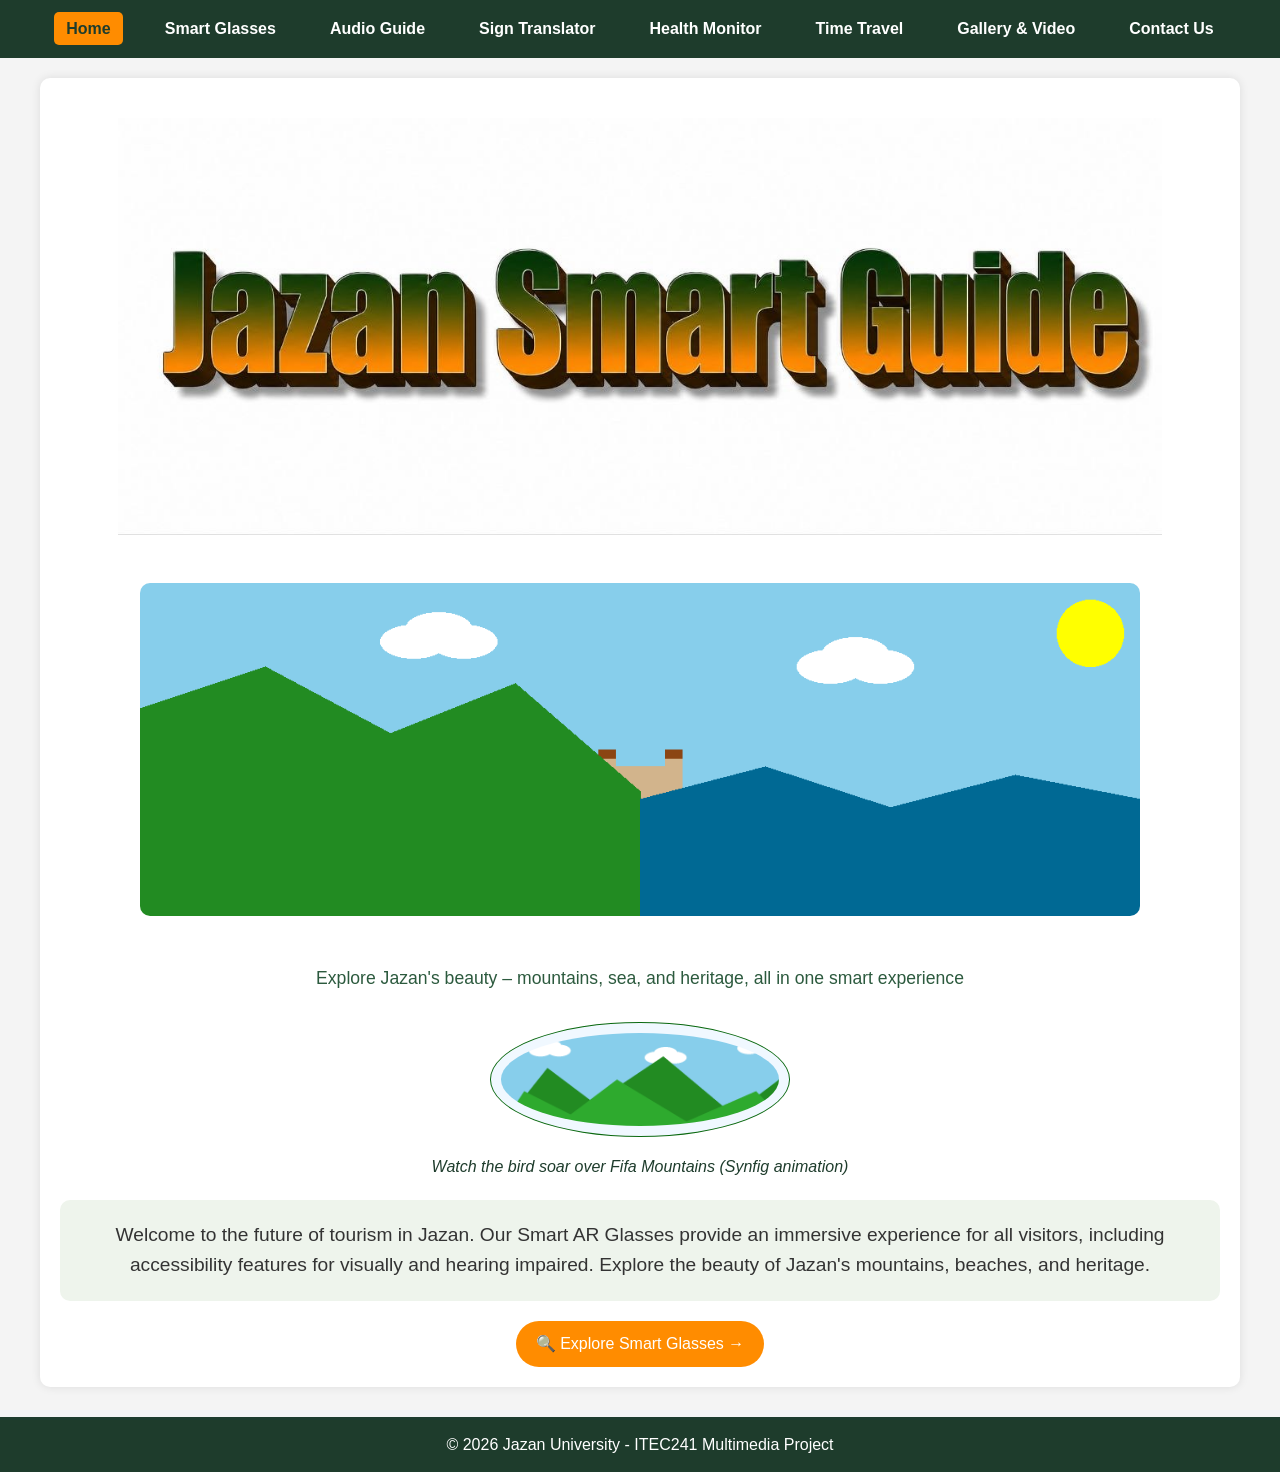
<file: index.html>
<!DOCTYPE html>
<html lang="en">
<head>
    <meta charset="UTF-8">
    <meta name="viewport" content="width=device-width, initial-scale=1.0">
    <title>Jazan Smart Guide - Home</title>
    <link rel="stylesheet" href="css/style.css">
</head>
<body>
    <header>
        <nav>
            <ul>
                <li><a href="index.html" class="active">Home</a></li>
                <li><a href="smart-vision.html">Smart Glasses</a></li>
                <li><a href="audio-guide.html">Audio Guide</a></li>
                <li><a href="visual-signer.html">Sign Translator</a></li>
                <li><a href="health-monitor.html">Health Monitor</a></li>
                <li><a href="morphing.html">Time Travel</a></li>
                <li><a href="gallery.html">Gallery & Video</a></li>
                <li><a href="contact.html">Contact Us</a></li>
            </ul>
        </nav>
    </header>
    <div class="container">
        <div style="text-align: center; margin: 20px 0; background: transparent; border: none;">
            <img src="images/3d-text-logo.png" alt="Jazan Smart Guide 3D Text" style="max-width: 90%; height: auto; display: inline-block; border: none; box-shadow: none; background: transparent;">
        </div>
        
        <div style="text-align: center; margin: 20px 0;">
            <img src="images/banner-animated.gif" alt="Jazan Animated Banner" class="banner" style="width: 100%; max-width: 1000px; border-radius: 10px;">
        </div>
        
        <p style="text-align: center; font-size: 1.1rem; color: #2c5a3e; margin-top: 5px; margin-bottom: 30px;">
             Explore Jazan's beauty – mountains, sea, and heritage, all in one smart experience 
        </p>
        
        <div style="text-align: center; margin: 20px auto;">
            <img src="images/flying-bird.gif" alt="Flying Bird Animation" style="width: 300px; height: auto; display: inline-block; border: 1px solid #0b6910; border-radius: 50%; background: #f0f8ff; padding: 10px;">
            <p style="margin-top: 10px; font-style: italic; color: #1e3c2c;"> Watch the bird soar over Fifa Mountains (Synfig animation)</p>
        </div>
        
        <p style="text-align: center; font-size: 1.2rem; background: #eef4ec; padding: 20px; border-radius: 10px;">
            Welcome to the future of tourism in Jazan. Our Smart AR Glasses provide an immersive experience for all visitors, including accessibility features for visually and hearing impaired. Explore the beauty of Jazan's mountains, beaches, and heritage.
        </p>
        
        <div style="text-align: center; margin-top: 20px;">
            <a href="smart-vision.html" style="background: #ff8c00; color: white; padding: 10px 20px; border-radius: 30px; text-decoration: none; display: inline-block;">🔍 Explore Smart Glasses →</a>
        </div>
    </div>
    <footer>
        <p>&copy; 2026 Jazan University - ITEC241 Multimedia Project</p>
    </footer>
    <script src="js/script.js"></script>
</body>
</html>
</file>
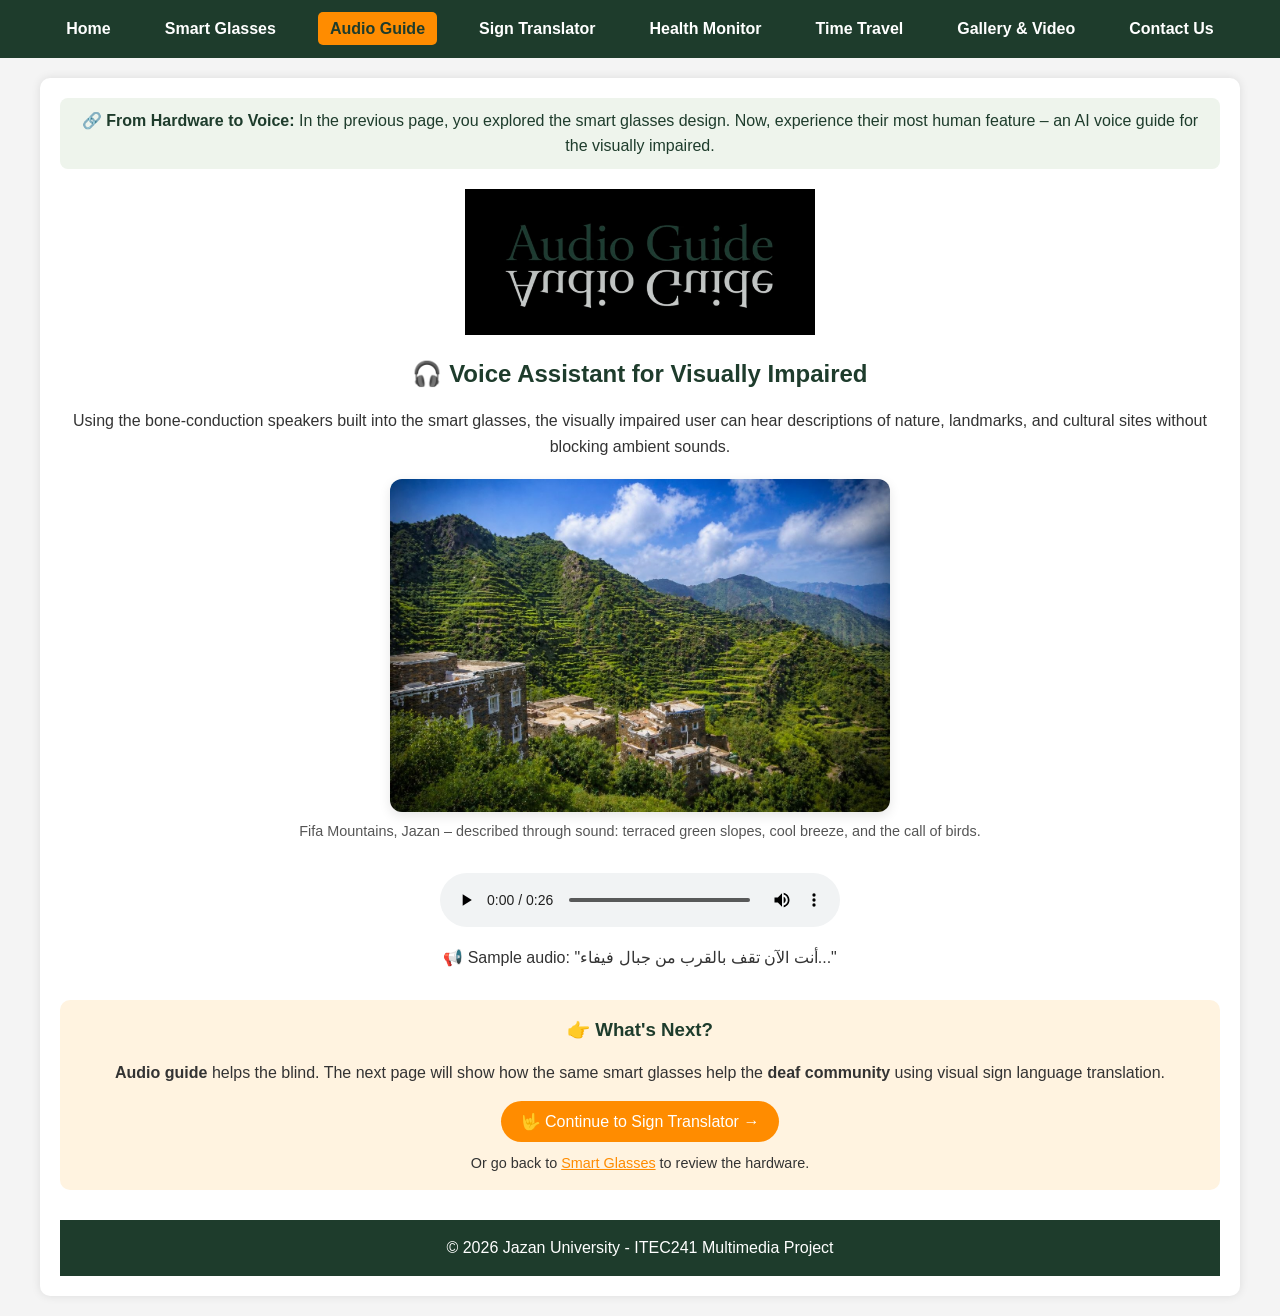
<file: audio-guide.html>
<!DOCTYPE html>
<html lang="en">
<head>
    <meta charset="UTF-8">
    <meta name="viewport" content="width=device-width, initial-scale=1.0">
    <title>Audio Guide - Jazan Smart Guide</title>
    <link rel="stylesheet" href="css/style.css">
</head>
<body>
    <header>
        <nav>
            <ul>
                <li><a href="index.html">Home</a></li>
                <li><a href="smart-vision.html">Smart Glasses</a></li>
                <li><a href="audio-guide.html" class="active">Audio Guide</a></li>
                <li><a href="visual-signer.html">Sign Translator</a></li>
                <li><a href="health-monitor.html">Health Monitor</a></li>
                <li><a href="morphing.html">Time Travel</a></li>
                <li><a href="gallery.html">Gallery & Video</a></li>
                <li><a href="contact.html">Contact Us</a></li>
            </ul>
        </nav>
    </header>
    <div class="container">
        <div style="background: #eef4ec; padding: 10px 15px; border-radius: 8px; margin-bottom: 20px; text-align: center;">
            <p style="color: #1e3c2c;">🔗 <strong>From Hardware to Voice:</strong> In the previous page, you explored the smart glasses design. Now, experience their most human feature – an AI voice guide for the visually impaired.</p>
        </div>

        <div style="text-align: center; margin-bottom: 20px;">
           <img src="images/reflection-text.png" alt="Audio Guide Reflection Text" style="max-width: 350px; width: 90%; height: auto; display: block; margin: 20px auto; border: none; outline: none; background: transparent; box-shadow: none;">

        <h2>🎧 Voice Assistant for Visually Impaired</h2>
        <p style="text-align: center;">Using the bone-conduction speakers built into the smart glasses, the visually impaired user can hear descriptions of nature, landmarks, and cultural sites without blocking ambient sounds.</p>

        <div style="text-align: center; margin: 20px 0;">
            <img src="images/fifa-mountains.jpg" alt="Fifa Mountains in Jazan" style="width: 100%; max-width: 500px; border-radius: 12px; box-shadow: 0 4px 12px rgba(0,0,0,0.1);">
            <p style="font-size: 0.9rem; color: #555;">Fifa Mountains, Jazan – described through sound: terraced green slopes, cool breeze, and the call of birds.</p>
        </div>

        <div style="text-align: center; margin: 30px 0;">
            <audio controls style="width: 100%; max-width: 400px;">
                <source src="audio/jazan-description.mp3" type="audio/mpeg">
                Your browser does not support the audio element.
            </audio>
            <p style="margin-top: 10px;">📢 Sample audio: "أنت الآن تقف بالقرب من جبال فيفاء..."</p>
        </div>

        <div style="background: #fff3e0; padding: 15px; border-radius: 10px; margin-top: 30px; text-align: center;">
            <h3 style="color: #1e3c2c;">👉 What's Next?</h3>
            <p><strong>Audio guide</strong> helps the blind. The next page will show how the same smart glasses help the <strong>deaf community</strong> using visual sign language translation.</p>
            <div style="margin-top: 15px;">
                <a href="visual-signer.html" style="background: #ff8c00; color: white; padding: 8px 20px; border-radius: 30px; text-decoration: none; display: inline-block;">🤟 Continue to Sign Translator →</a>
            </div>
            <p style="margin-top: 10px; font-size: 0.9rem;">Or go back to <a href="smart-vision.html" style="color: #ff8c00;">Smart Glasses</a> to review the hardware.</p>
        </div>
    </div>
    <footer>
        <p>&copy; 2026 Jazan University - ITEC241 Multimedia Project</p>
    </footer>
    <script src="js/script.js"></script>
</body>
</html>
</file>
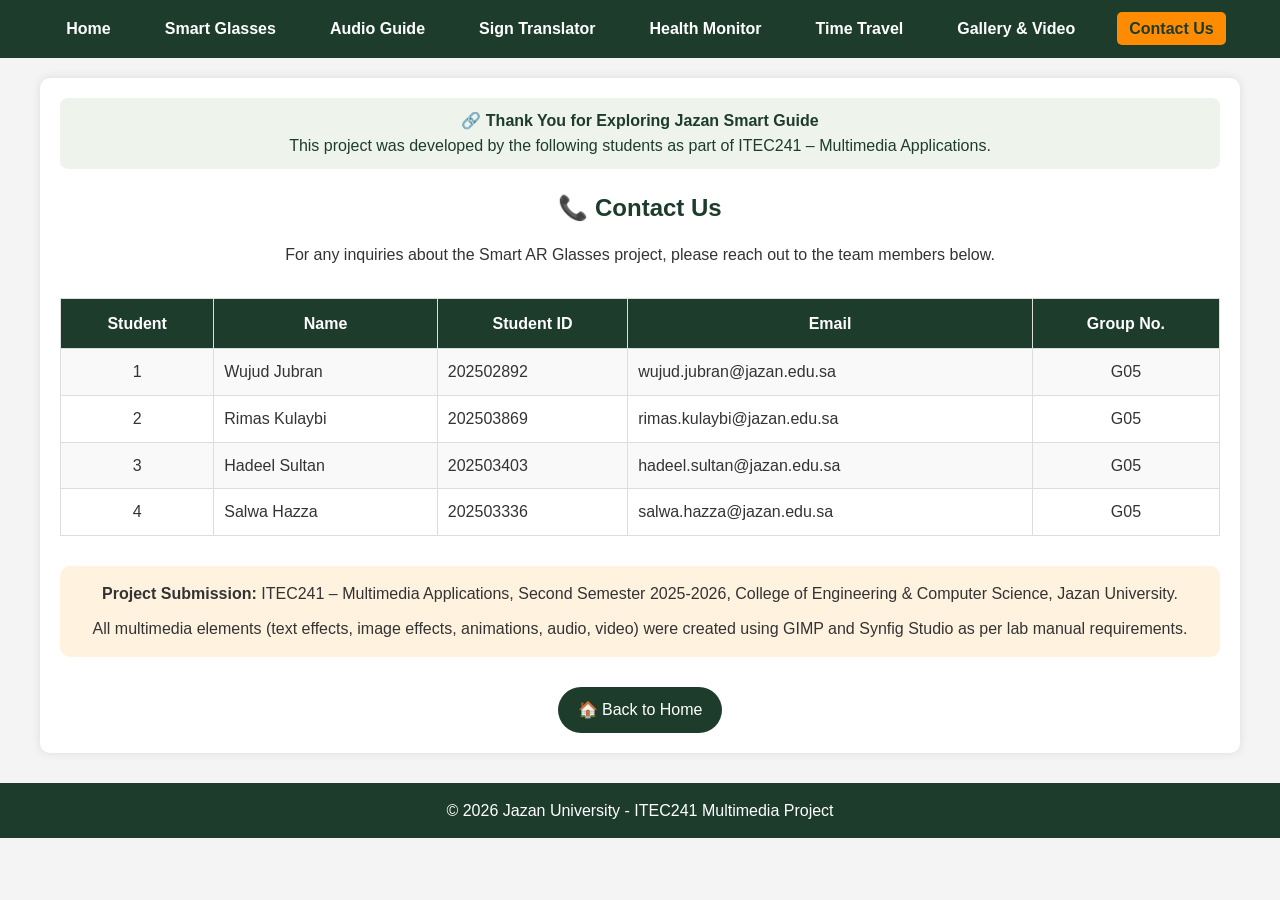
<file: contact.html>
<!DOCTYPE html>
<html lang="en">
<head>
    <meta charset="UTF-8">
    <meta name="viewport" content="width=device-width, initial-scale=1.0">
    <title>Contact Us - Jazan Smart Guide</title>
    <link rel="stylesheet" href="css/style.css">
</head>
<body>
    <header>
        <nav>
            <ul>
                <li><a href="index.html">Home</a></li>
                <li><a href="smart-vision.html">Smart Glasses</a></li>
                <li><a href="audio-guide.html">Audio Guide</a></li>
                <li><a href="visual-signer.html">Sign Translator</a></li>
                <li><a href="health-monitor.html">Health Monitor</a></li>
                <li><a href="morphing.html">Time Travel</a></li>
                <li><a href="gallery.html">Gallery & Video</a></li>
                <li><a href="contact.html" class="active">Contact Us</a></li>
            </ul>
        </nav>
    </header>
    <div class="container">
        <div style="background: #eef4ec; padding: 10px 15px; border-radius: 8px; margin-bottom: 20px; text-align: center;">
            <p style="color: #1e3c2c;">🔗 <strong>Thank You for Exploring Jazan Smart Guide</strong><br>This project was developed by the following students as part of ITEC241 – Multimedia Applications.</p>
        </div>

        <h2>📞 Contact Us</h2>
        <p style="text-align: center;">For any inquiries about the Smart AR Glasses project, please reach out to the team members below.</p>

        <div style="overflow-x: auto; margin: 30px 0;">
            <table style="width: 100%; border-collapse: collapse; background: white; box-shadow: 0 2px 10px rgba(0,0,0,0.1);">
                <thead>
                    <tr style="background-color: #1e3c2c; color: white;">
                        <th style="padding: 12px; border: 1px solid #ddd;">Student</th>
                        <th style="padding: 12px; border: 1px solid #ddd;">Name</th>
                        <th style="padding: 12px; border: 1px solid #ddd;">Student ID</th>
                        <th style="padding: 12px; border: 1px solid #ddd;">Email</th>
                        <th style="padding: 12px; border: 1px solid #ddd;">Group No.</th>
                    </tr>
                </thead>
                <tbody>
                    <tr style="background-color: #f9f9f9;">
                        <td style="padding: 10px; border: 1px solid #ddd; text-align: center;">1</td>
                        <td style="padding: 10px; border: 1px solid #ddd;">Wujud Jubran</td>
                        <td style="padding: 10px; border: 1px solid #ddd;">202502892</td>
                        <td style="padding: 10px; border: 1px solid #ddd;">wujud.jubran@jazan.edu.sa</td>
                        <td style="padding: 10px; border: 1px solid #ddd; text-align: center;">G05</td>
                    </tr>
                    <tr>
                        <td style="padding: 10px; border: 1px solid #ddd; text-align: center;">2</td>
                        <td style="padding: 10px; border: 1px solid #ddd;">Rimas Kulaybi</td>
                        <td style="padding: 10px; border: 1px solid #ddd;">202503869</td>
                        <td style="padding: 10px; border: 1px solid #ddd;">rimas.kulaybi@jazan.edu.sa</td>
                        <td style="padding: 10px; border: 1px solid #ddd; text-align: center;">G05</td>
                    </tr>
                    <tr style="background-color: #f9f9f9;">
                        <td style="padding: 10px; border: 1px solid #ddd; text-align: center;">3</td>
                        <td style="padding: 10px; border: 1px solid #ddd;">Hadeel Sultan</td>
                        <td style="padding: 10px; border: 1px solid #ddd;">202503403</td>
                        <td style="padding: 10px; border: 1px solid #ddd;">hadeel.sultan@jazan.edu.sa</td>
                        <td style="padding: 10px; border: 1px solid #ddd; text-align: center;">G05</td>
                    </tr>
                    <tr>
                        <td style="padding: 10px; border: 1px solid #ddd; text-align: center;">4</td>
                        <td style="padding: 10px; border: 1px solid #ddd;">Salwa Hazza</td>
                        <td style="padding: 10px; border: 1px solid #ddd;">202503336</td>
                        <td style="padding: 10px; border: 1px solid #ddd;">salwa.hazza@jazan.edu.sa</td>
                        <td style="padding: 10px; border: 1px solid #ddd; text-align: center;">G05</td>
                    </tr>
                </tbody>
            </table>
        </div>

        <div style="background: #fff3e0; padding: 15px; border-radius: 10px; margin-top: 20px; text-align: center;">
            <p><strong>Project Submission:</strong> ITEC241 – Multimedia Applications, Second Semester 2025-2026, College of Engineering & Computer Science, Jazan University.</p>
            <p style="margin-top: 10px;">All multimedia elements (text effects, image effects, animations, audio, video) were created using GIMP and Synfig Studio as per lab manual requirements.</p>
        </div>

        <div style="text-align: center; margin-top: 30px;">
            <a href="index.html" style="background: #1e3c2c; color: white; padding: 10px 20px; border-radius: 30px; text-decoration: none; display: inline-block;">🏠 Back to Home</a>
        </div>
    </div>
    <footer>
        <p>&copy; 2026 Jazan University - ITEC241 Multimedia Project</p>
    </footer>
    <script src="js/script.js"></script>
</body>
</html>
</file>
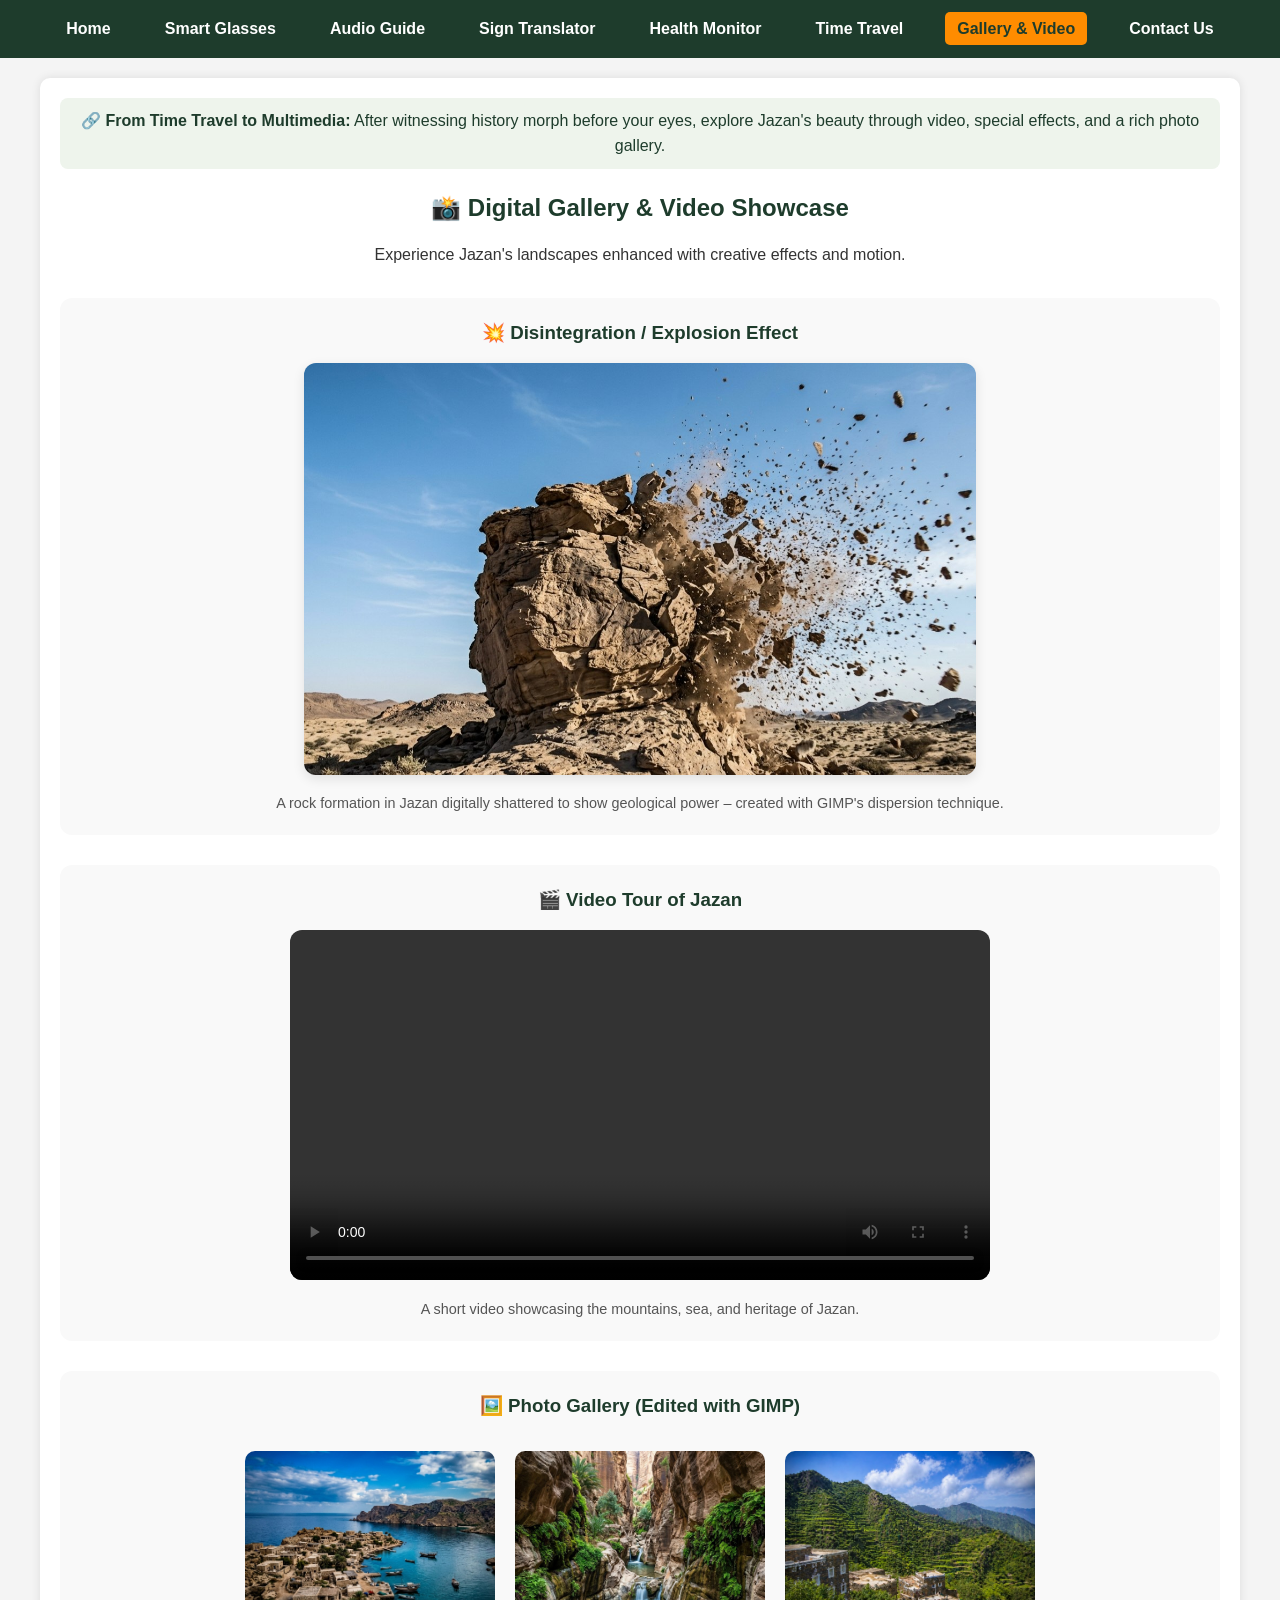
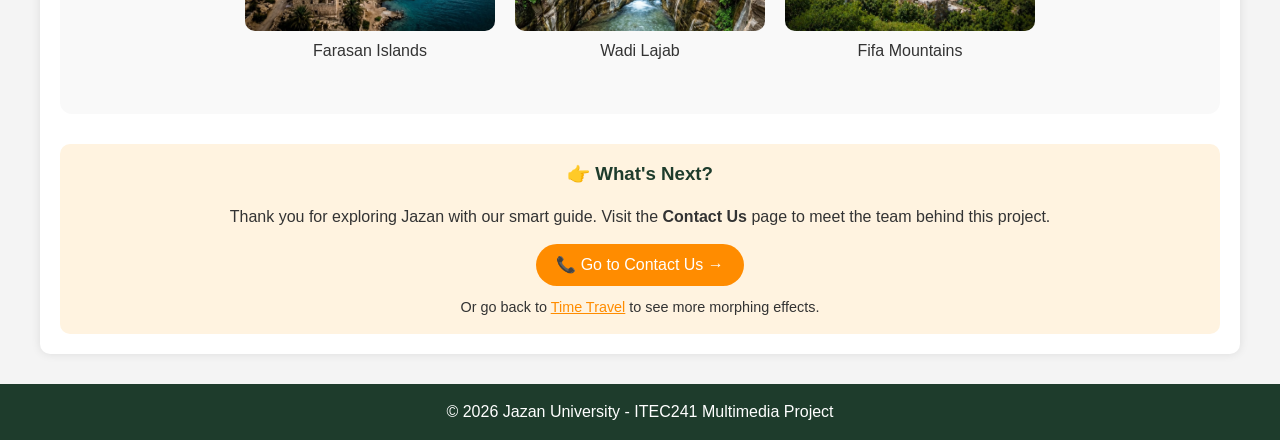
<file: gallery.html>
<!DOCTYPE html>
<html lang="en">
<head>
    <meta charset="UTF-8">
    <meta name="viewport" content="width=device-width, initial-scale=1.0">
    <title>Gallery & Video - Jazan Smart Guide</title>
    <link rel="stylesheet" href="css/style.css">
</head>
<body>
    <header>
        <nav>
            <ul>
                <li><a href="index.html">Home</a></li>
                <li><a href="smart-vision.html">Smart Glasses</a></li>
                <li><a href="audio-guide.html">Audio Guide</a></li>
                <li><a href="visual-signer.html">Sign Translator</a></li>
                <li><a href="health-monitor.html">Health Monitor</a></li>
                <li><a href="morphing.html">Time Travel</a></li>
                <li><a href="gallery.html" class="active">Gallery & Video</a></li>
                <li><a href="contact.html">Contact Us</a></li>
            </ul>
        </nav>
    </header>
    <div class="container">
        <!-- Logical connection from previous page (Morphing) -->
        <div style="background: #eef4ec; padding: 10px 15px; border-radius: 8px; margin-bottom: 20px; text-align: center;">
            <p style="color: #1e3c2c;">🔗 <strong>From Time Travel to Multimedia:</strong> After witnessing history morph before your eyes, explore Jazan's beauty through video, special effects, and a rich photo gallery.</p>
        </div>

        <h2>📸 Digital Gallery & Video Showcase</h2>
        <p style="text-align: center;">Experience Jazan's landscapes enhanced with creative effects and motion.</p>

        <!-- Disintegration / Explosion Effect (GIMP) -->
        <div style="background: #f9f9f9; border-radius: 12px; padding: 20px; margin: 30px 0;">
            <h3 style="text-align: center; color: #1e3c2c;">💥 Disintegration / Explosion Effect</h3>
            <div style="text-align: center;">
                <img src="images/disintegration.jpg" alt="Explosion disintegration effect" style="max-width:60%; border-radius: 12px; box-shadow: 0 4px 12px rgba(0,0,0,0.1);">
                <p style="font-size: 0.9rem; color: #555; margin-top: 10px;">A rock formation in Jazan digitally shattered to show geological power – created with GIMP's dispersion technique.</p>
            </div>
        </div>

        <!-- Video Tour -->
        <div style="background: #f9f9f9; border-radius: 12px; padding: 20px; margin: 30px 0;">
            <h3 style="text-align: center; color: #1e3c2c;">🎬 Video Tour of Jazan</h3>
            <div style="text-align: center;">
                <video controls style="width: 100%; max-width: 700px; border-radius: 12px;">
                    <source src="video/jazan-tour.mp4" type="video/mp4">
                    Your browser does not support the video tag.
                </video>
                <p style="font-size: 0.9rem; color: #555; margin-top: 10px;">A short video showcasing the mountains, sea, and heritage of Jazan.</p>
            </div>
        </div>

        <!-- Photo Gallery (additional images) -->
        <div style="background: #f9f9f9; border-radius: 12px; padding: 20px; margin: 30px 0;">
            <h3 style="text-align: center; color: #1e3c2c;">🖼️ Photo Gallery (Edited with GIMP)</h3>
            <div class="gallery" style="display: flex; justify-content: center; gap: 20px; flex-wrap: wrap;">
                <div style="text-align: center;">
                    <img src="images/farasan.jpg" alt="Farasan Island" style="width: 250px; height: 180px; object-fit: cover; border-radius: 10px;">
                    <p>Farasan Islands</p>
                </div>
                <div style="text-align: center;">
                    <img src="images/wadi-lajab.jpg" alt="Wadi Lajab" style="width: 250px; height: 180px; object-fit: cover; border-radius: 10px;">
                    <p>Wadi Lajab</p>
                    </div>
                <div style="text-align: center;">
                    <img src="images/fifa-mountains.jpg" alt="Fifa Mountains" style="width: 250px; height: 180px; object-fit: cover; border-radius: 10px;">
                    <p>Fifa Mountains</p>
                </div>
            </div>
        </div>

        <!-- Logical connection to next page (Contact Us) -->
        <div style="background: #fff3e0; padding: 15px; border-radius: 10px; margin-top: 30px; text-align: center;">
            <h3 style="color: #1e3c2c;">👉 What's Next?</h3>
            <p>Thank you for exploring Jazan with our smart guide. Visit the <strong>Contact Us</strong> page to meet the team behind this project.</p>
            <div style="margin-top: 15px;">
                <a href="contact.html" style="background: #ff8c00; color: white; padding: 8px 20px; border-radius: 30px; text-decoration: none; display: inline-block;">📞 Go to Contact Us →</a>
            </div>
            <p style="margin-top: 10px; font-size: 0.9rem;">Or go back to <a href="morphing.html" style="color: #ff8c00;">Time Travel</a> to see more morphing effects.</p>
        </div>
    </div>
    <footer>
        <p>&copy; 2026 Jazan University - ITEC241 Multimedia Project</p>
    </footer>
    <script src="js/script.js"></script>
</body>
</html>
</file>
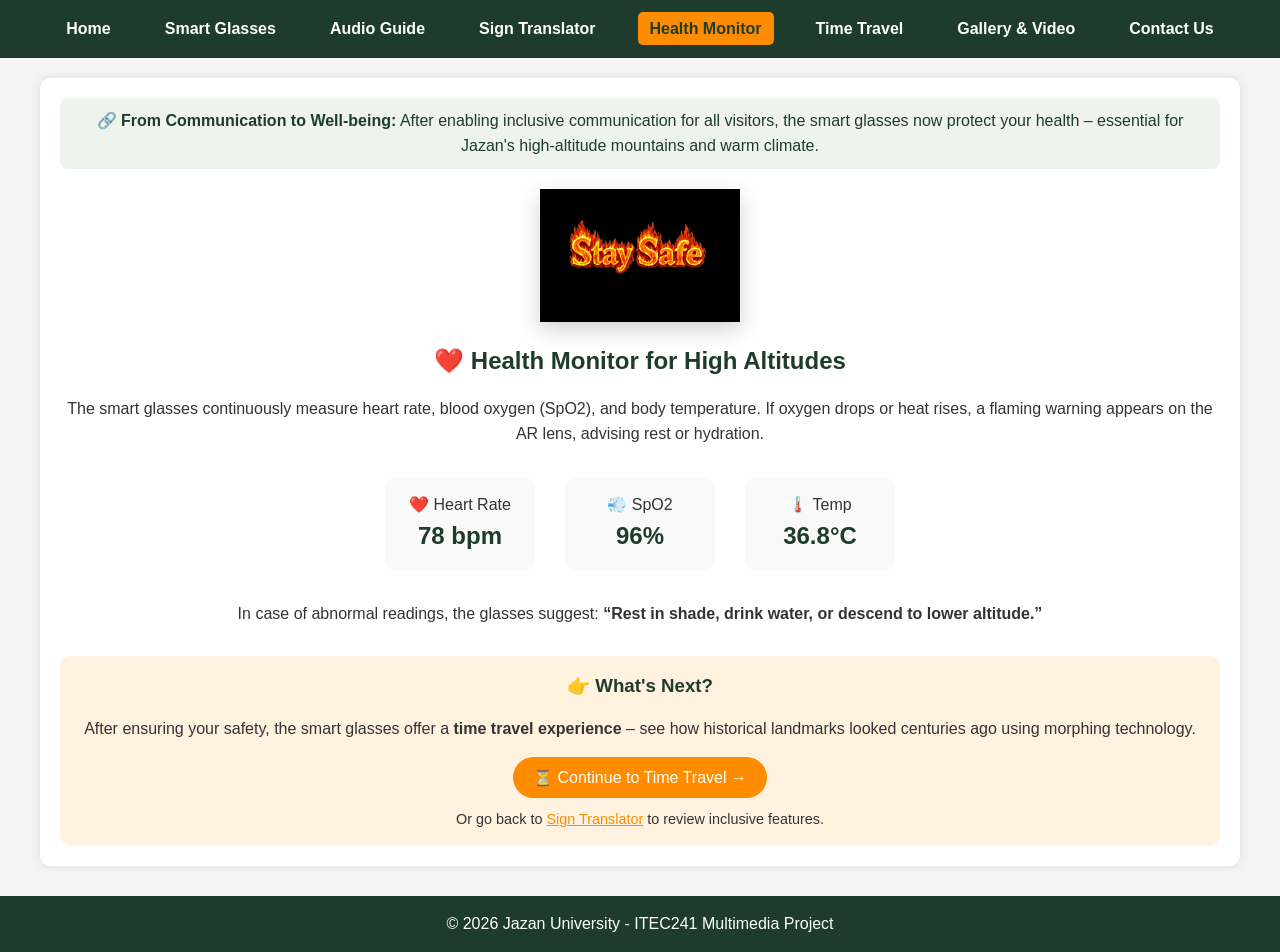
<file: health-monitor.html>
<!DOCTYPE html>
<html lang="en">
<head>
    <meta charset="UTF-8">
    <meta name="viewport" content="width=device-width, initial-scale=1.0">
    <title>Health Monitor - Jazan Smart Guide</title>
    <link rel="stylesheet" href="css/style.css">
</head>
<body>
    <header>
        <nav>
            <ul>
                <li><a href="index.html">Home</a></li>
                <li><a href="smart-vision.html">Smart Glasses</a></li>
                <li><a href="audio-guide.html">Audio Guide</a></li>
                <li><a href="visual-signer.html">Sign Translator</a></li>
                <li><a href="health-monitor.html" class="active">Health Monitor</a></li>
                <li><a href="morphing.html">Time Travel</a></li>
                <li><a href="gallery.html">Gallery & Video</a></li>
                <li><a href="contact.html">Contact Us</a></li>
            </ul>
        </nav>
    </header>
    <div class="container">
        <!-- Logical connection from previous page (Sign Translator) -->
        <div style="background: #eef4ec; padding: 10px 15px; border-radius: 8px; margin-bottom: 20px; text-align: center;">
            <p style="color: #1e3c2c;">🔗 <strong>From Communication to Well‑being:</strong> After enabling inclusive communication for all visitors, the smart glasses now protect your health – essential for Jazan's high‑altitude mountains and warm climate.</p>
        </div>

        <!-- Fire Flaming Text effect (from GIMP) -->
        <div style="text-align: center; margin-bottom: 20px;">
            <img src="images/flaming-text.png" alt="Flaming Warning Text" class="text-effect-img" style="border: none; outline: none; width: 200px; height: auto; box-shadow: 0 8px 20px rgba(0, 0, 0, 0.18);">
        </div>

        <h2>❤️ Health Monitor for High Altitudes</h2>
        <p style="text-align: center;">The smart glasses continuously measure heart rate, blood oxygen (SpO2), and body temperature. If oxygen drops or heat rises, a flaming warning appears on the AR lens, advising rest or hydration.</p>

        <!-- Example health data display (simulated) -->
        <div style="display: flex; justify-content: center; gap: 30px; flex-wrap: wrap; margin: 30px 0;">
            <div style="background: #f9f9f9; border-radius: 12px; padding: 15px; text-align: center; width: 150px;">
                <p>❤️ Heart Rate</p>
                <p style="font-size: 24px; font-weight: bold; color: #1e3c2c;">78 bpm</p>
            </div>
            <div style="background: #f9f9f9; border-radius: 12px; padding: 15px; text-align: center; width: 150px;">
                <p>💨 SpO2</p>
                <p style="font-size: 24px; font-weight: bold; color: #1e3c2c;">96%</p>
            </div>
            <div style="background: #f9f9f9; border-radius: 12px; padding: 15px; text-align: center; width: 150px;">
                <p>🌡️ Temp</p>
                <p style="font-size: 24px; font-weight: bold; color: #1e3c2c;">36.8°C</p>
            </div>
        </div>

        <p style="text-align: center;">In case of abnormal readings, the glasses suggest: <strong>“Rest in shade, drink water, or descend to lower altitude.”</strong></p>

        <!-- Logical connection to next page (Time Travel) -->
        <div style="background: #fff3e0; padding: 15px; border-radius: 10px; margin-top: 30px; text-align: center;">
            <h3 style="color: #1e3c2c;">👉 What's Next?</h3>
            <p>After ensuring your safety, the smart glasses offer a <strong>time travel experience</strong> – see how historical landmarks looked centuries ago using morphing technology.</p>
            <div style="margin-top: 15px;">
                <a href="morphing.html" style="background: #ff8c00; color: white; padding: 8px 20px; border-radius: 30px; text-decoration: none; display: inline-block;">⏳ Continue to Time Travel →</a>
            </div>
            <p style="margin-top: 10px; font-size: 0.9rem;">Or go back to <a href="visual-signer.html" style="color: #ff8c00;">Sign Translator</a> to review inclusive features.</p>
            </div>
    </div>
    <footer>
        <p>&copy; 2026 Jazan University - ITEC241 Multimedia Project</p>
    </footer>
    <script src="js/script.js"></script>
</body>
</html>
</file>
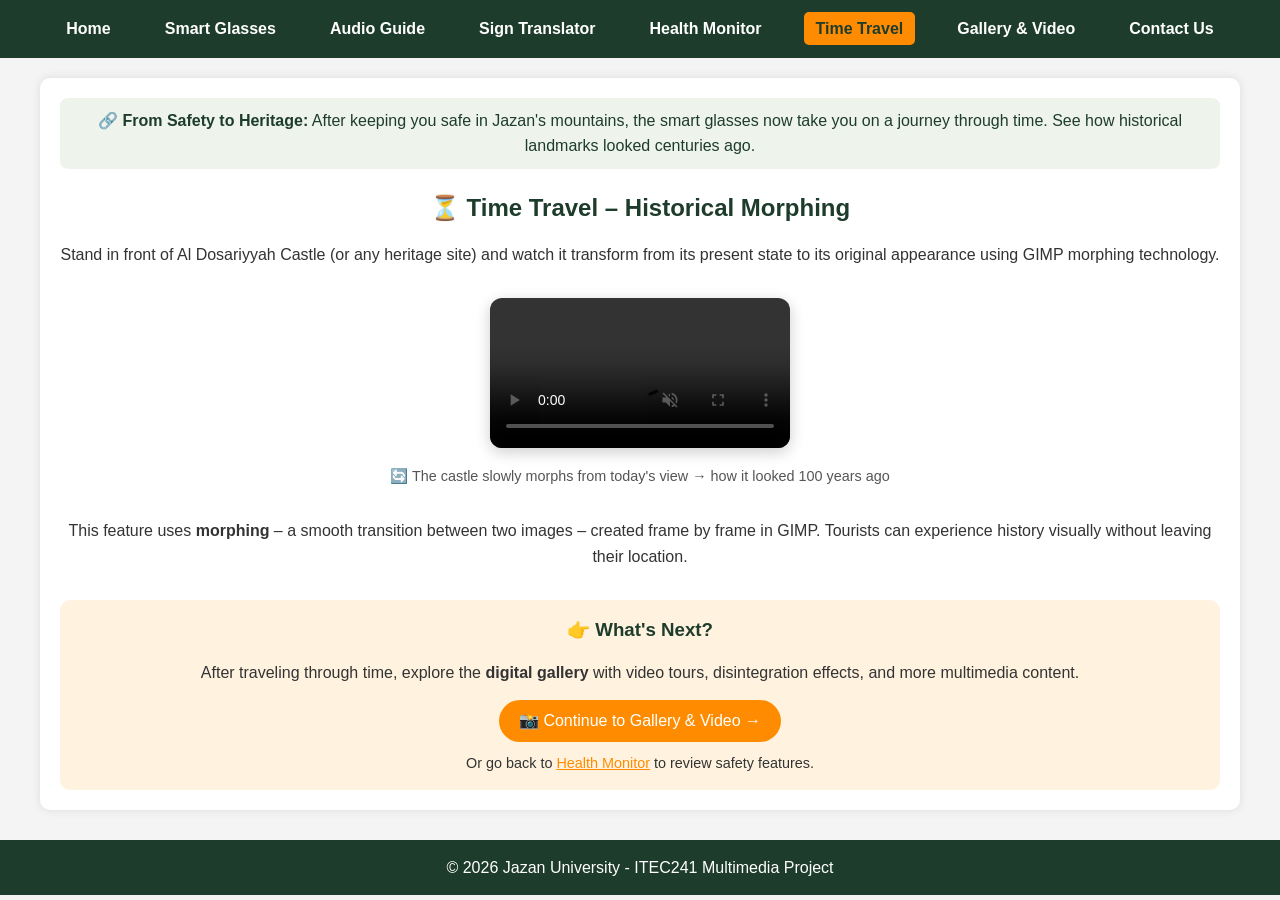
<file: morphing.html>
<!DOCTYPE html>
<html lang="en">
<head>
    <meta charset="UTF-8">
    <meta name="viewport" content="width=device-width, initial-scale=1.0">
    <title>Time Travel - Jazan Smart Guide</title>
    <link rel="stylesheet" href="css/style.css">
</head>
<body>
    <header>
        <nav>
            <ul>
                <li><a href="index.html">Home</a></li>
                <li><a href="smart-vision.html">Smart Glasses</a></li>
                <li><a href="audio-guide.html">Audio Guide</a></li>
                <li><a href="visual-signer.html">Sign Translator</a></li>
                <li><a href="health-monitor.html">Health Monitor</a></li>
                <li><a href="morphing.html" class="active">Time Travel</a></li>
                <li><a href="gallery.html">Gallery & Video</a></li>
                <li><a href="contact.html">Contact Us</a></li>
            </ul>
        </nav>
    </header>
    <div class="container">
        <!-- Logical connection from previous page (Health Monitor) -->
        <div style="background: #eef4ec; padding: 10px 15px; border-radius: 8px; margin-bottom: 20px; text-align: center;">
            <p style="color: #1e3c2c;">🔗 <strong>From Safety to Heritage:</strong> After keeping you safe in Jazan's mountains, the smart glasses now take you on a journey through time. See how historical landmarks looked centuries ago.</p>
        </div>

        <h2>⏳ Time Travel – Historical Morphing</h2>
        <p style="text-align: center;">Stand in front of Al Dosariyyah Castle (or any heritage site) and watch it transform from its present state to its original appearance using GIMP morphing technology.</p>

        <!-- Morphing animated GIF (from GIMP) -->
        <div style="text-align: center; margin: 30px 0;">
    <video controls autoplay loop muted style="max-width: 70%; border-radius: 12px; box-shadow: 0 4px 15px rgba(0,0,0,0.2);">
        <source src="images/castle-morphing.mp4" type="video/mp4">
        Your browser does not support the video tag.
    </video>
    <p style="font-size: 0.9rem; color: #555; margin-top: 10px;">🔄 The castle slowly morphs from today's view → how it looked 100 years ago</p>
</div>

        <p style="text-align: center; margin-top: 20px;">This feature uses <strong>morphing</strong> – a smooth transition between two images – created frame by frame in GIMP. Tourists can experience history visually without leaving their location.</p>

        <!-- Logical connection to next page (Gallery & Video) -->
        <div style="background: #fff3e0; padding: 15px; border-radius: 10px; margin-top: 30px; text-align: center;">
            <h3 style="color: #1e3c2c;">👉 What's Next?</h3>
            <p>After traveling through time, explore the <strong>digital gallery</strong> with video tours, disintegration effects, and more multimedia content.</p>
            <div style="margin-top: 15px;">
                <a href="gallery.html" style="background: #ff8c00; color: white; padding: 8px 20px; border-radius: 30px; text-decoration: none; display: inline-block;">📸 Continue to Gallery & Video →</a>
            </div>
            <p style="margin-top: 10px; font-size: 0.9rem;">Or go back to <a href="health-monitor.html" style="color: #ff8c00;">Health Monitor</a> to review safety features.</p>
        </div>
    </div>
    <footer>
        <p>&copy; 2026 Jazan University - ITEC241 Multimedia Project</p>
    </footer>
    <script src="js/script.js"></script>
</body>
</html>
</file>
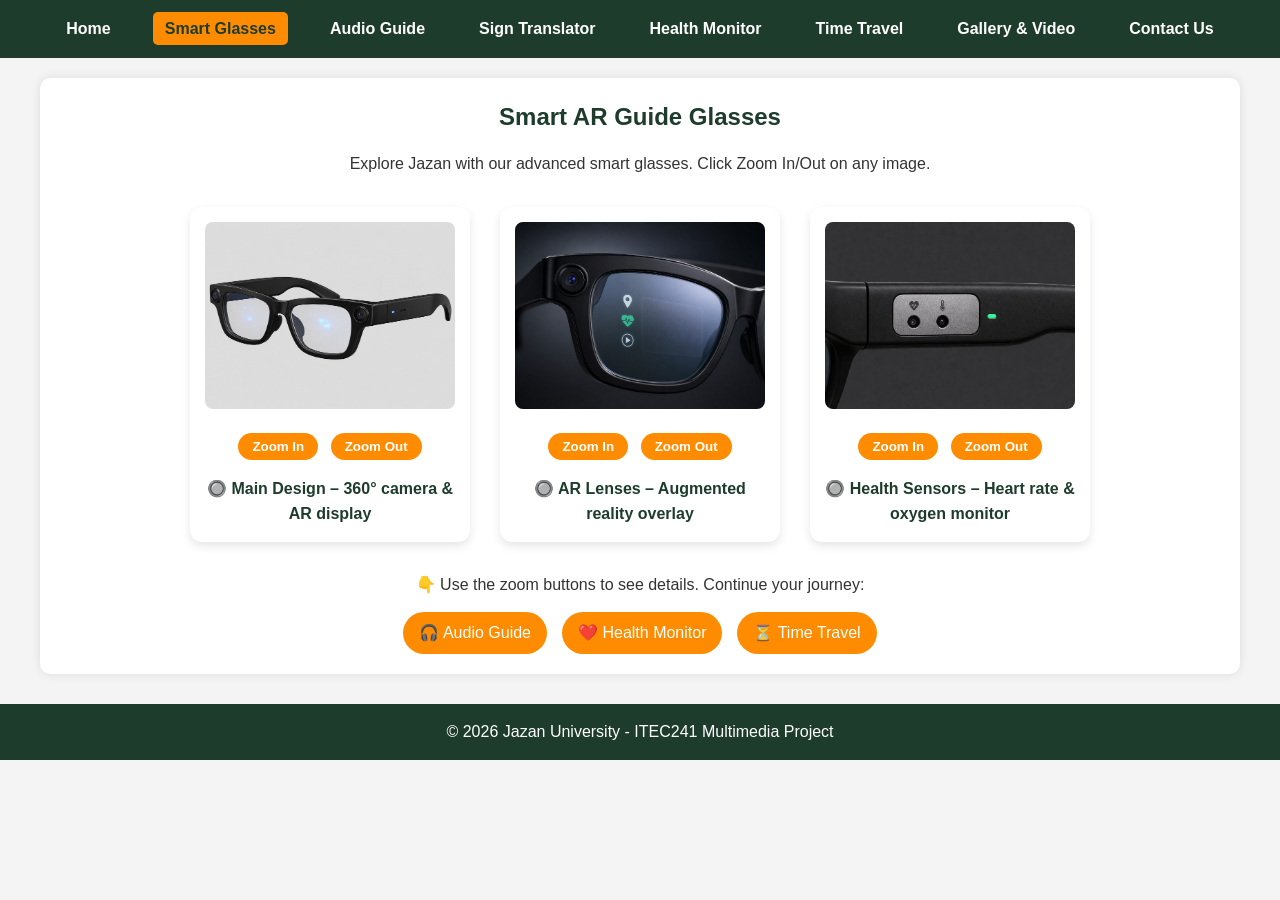
<file: smart-vision.html>
<!DOCTYPE html>
<html lang="en">
<head>
    <meta charset="UTF-8">
    <meta name="viewport" content="width=device-width, initial-scale=1.0">
    <title>Smart Glasses - Jazan Smart Guide</title>
    <link rel="stylesheet" href="css/style.css">
</head>
<body>
    <header>
        <nav>
            <ul>
                <li><a href="index.html">Home</a></li>
                <li><a href="smart-vision.html" class="active">Smart Glasses</a></li>
                <li><a href="audio-guide.html">Audio Guide</a></li>
                <li><a href="visual-signer.html">Sign Translator</a></li>
                <li><a href="health-monitor.html">Health Monitor</a></li>
                <li><a href="morphing.html">Time Travel</a></li>
                <li><a href="gallery.html">Gallery & Video</a></li>
                <li><a href="contact.html">Contact Us</a></li>
            </ul>
        </nav>
    </header>
    <div class="container">
        <h2>Smart AR Guide Glasses</h2>
        <p style="text-align: center; margin-bottom: 20px;">Explore Jazan with our advanced smart glasses. Click Zoom In/Out on any image.</p>
        
        <div class="gallery">
            <div class="zoom-card">
                <img src="images/smart-glasses-main.jpg" alt="Glasses design" width="250">
                <div class="zoom-controls">
                    <button class="zoom-btn" data-action="in">Zoom In</button>
                    <button class="zoom-btn" data-action="out">Zoom Out</button>
                </div>
                <p>🔘 Main Design – 360° camera & AR display</p>
            </div>
            <div class="zoom-card">
                <img src="images/smart-glasses-lens.jpg" alt="AR Lenses" width="250">
                <div class="zoom-controls">
                    <button class="zoom-btn" data-action="in">Zoom In</button>
                    <button class="zoom-btn" data-action="out">Zoom Out</button>
                </div>
                <p>🔘 AR Lenses – Augmented reality overlay</p>
            </div>
            <div class="zoom-card">
                <img src="images/smart-glasses-sensors.jpg" alt="Health sensors" width="250">
                <div class="zoom-controls">
                    <button class="zoom-btn" data-action="in">Zoom In</button>
                    <button class="zoom-btn" data-action="out">Zoom Out</button>
                </div>
                <p>🔘 Health Sensors – Heart rate & oxygen monitor</p>
            </div>
        </div>
        
        <div style="text-align: center; margin-top: 20px;">
            <p>👇 Use the zoom buttons to see details. Continue your journey:</p>
            <div style="display: flex; justify-content: center; gap: 15px; flex-wrap: wrap; margin-top: 15px;">
                <a href="audio-guide.html" style="background: #ff8c00; color: white; padding: 8px 16px; border-radius: 25px; text-decoration: none;">🎧 Audio Guide</a>
                <a href="health-monitor.html" style="background: #ff8c00; color: white; padding: 8px 16px; border-radius: 25px; text-decoration: none;">❤️ Health Monitor</a>
                <a href="morphing.html" style="background: #ff8c00; color: white; padding: 8px 16px; border-radius: 25px; text-decoration: none;">⏳ Time Travel</a>
            </div>
        </div>
    </div>
    <footer>
        <p>&copy; 2026 Jazan University - ITEC241 Multimedia Project</p>
    </footer>
    <script src="js/script.js"></script>
</body>
</html>
</file>
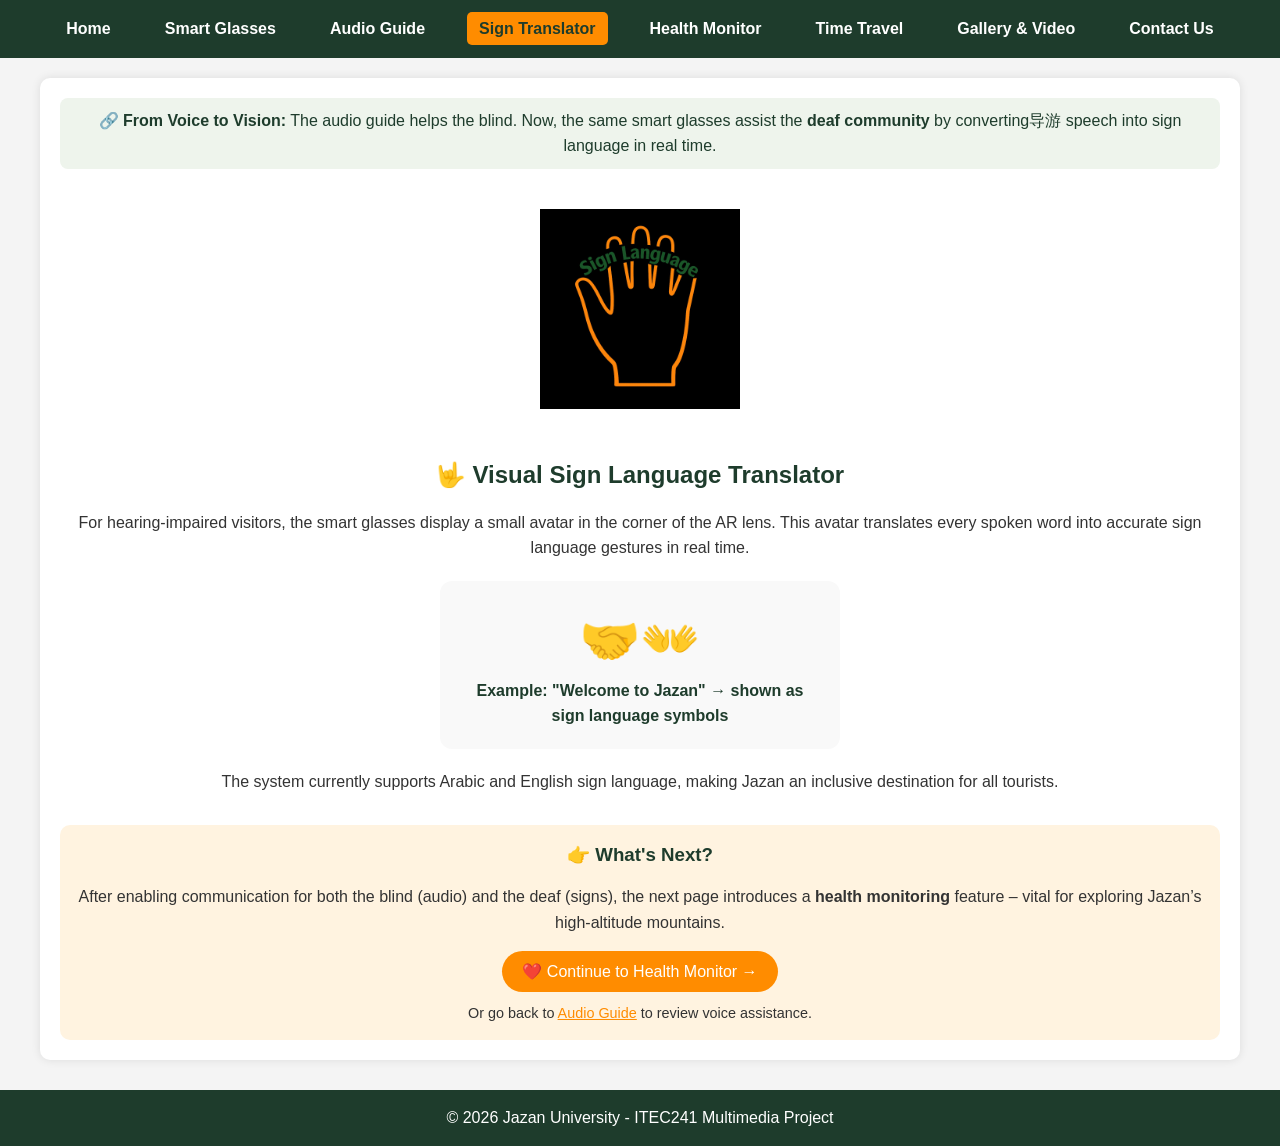
<file: visual-signer.html>
<!DOCTYPE html>
<html lang="en">
<head>
    <meta charset="UTF-8">
    <meta name="viewport" content="width=device-width, initial-scale=1.0">
    <title>Sign Translator - Jazan Smart Guide</title>
    <link rel="stylesheet" href="css/style.css">
</head>
<body>
    <header>
        <nav>
            <ul>
                <li><a href="index.html">Home</a></li>
                <li><a href="smart-vision.html">Smart Glasses</a></li>
                <li><a href="audio-guide.html">Audio Guide</a></li>
                <li><a href="visual-signer.html" class="active">Sign Translator</a></li>
                <li><a href="health-monitor.html">Health Monitor</a></li>
                <li><a href="morphing.html">Time Travel</a></li>
                <li><a href="gallery.html">Gallery & Video</a></li>
                <li><a href="contact.html">Contact Us</a></li>
            </ul>
        </nav>
    </header>
    <div class="container">
        <!-- Logical connection from previous page (Audio Guide) -->
        <div style="background: #eef4ec; padding: 10px 15px; border-radius: 8px; margin-bottom: 20px; text-align: center;">
            <p style="color: #1e3c2c;">🔗 <strong>From Voice to Vision:</strong> The audio guide helps the blind. Now, the same smart glasses assist the <strong>deaf community</strong> by converting导游 speech into sign language in real time.</p>
        </div>

        <!-- Text in Shapes effect (from GIMP) -->
        <div style="text-align: center; margin-bottom: 20px;">
            <img src="images/sign-language-shape.png" alt="Sign Language inside shape" class="text-effect-img" style="border: 0; outline: none; box-shadow: none; width: 200px; height: auto; display: inline-block;">
        </div>

        <h2>🤟 Visual Sign Language Translator</h2>
        <p style="text-align: center;">For hearing‑impaired visitors, the smart glasses display a small avatar in the corner of the AR lens. This avatar translates every spoken word into accurate sign language gestures in real time.</p>

        <!-- Optional illustration of an avatar (if you have an image, add here. Otherwise, text description) -->
        <div style="text-align: center; margin: 20px 0;">
            <div style="background: #f9f9f9; border-radius: 12px; padding: 20px; max-width: 400px; margin: 0 auto;">
                <p style="font-size: 3rem;">🤝👐</p>
                <p style="font-weight: bold; color: #1e3c2c;">Example: "Welcome to Jazan" → shown as sign language symbols</p>
            </div>
        </div>

        <p style="text-align: center; margin-top: 20px;">The system currently supports Arabic and English sign language, making Jazan an inclusive destination for all tourists.</p>

        <!-- Logical connection to next page (Health Monitor) and back -->
        <div style="background: #fff3e0; padding: 15px; border-radius: 10px; margin-top: 30px; text-align: center;">
            <h3 style="color: #1e3c2c;">👉 What's Next?</h3>
            <p>After enabling communication for both the blind (audio) and the deaf (signs), the next page introduces a <strong>health monitoring</strong> feature – vital for exploring Jazan’s high‑altitude mountains.</p>
            <div style="margin-top: 15px;">
                <a href="health-monitor.html" style="background: #ff8c00; color: white; padding: 8px 20px; border-radius: 30px; text-decoration: none; display: inline-block;">❤️ Continue to Health Monitor →</a>
            </div>
            <p style="margin-top: 10px; font-size: 0.9rem;">Or go back to <a href="audio-guide.html" style="color: #ff8c00;">Audio Guide</a> to review voice assistance.</p>
        </div>
    </div>
    <footer>
        <p>&copy; 2026 Jazan University - ITEC241 Multimedia Project</p>
    </footer>
    <script src="js/script.js"></script>
</body>
</html>
</file>
<file: css/style.css>
* {
    margin: 0;
    padding: 0;
    box-sizing: border-box;
}

body {
    font-family: 'Segoe UI', Tahoma, Geneva, Verdana, sans-serif;
    background-color: #f4f4f4;
    color: #333;
    line-height: 1.6;
}

header {
    background-color: #1e3c2c;
    color: white;
    padding: 1rem 0;
    position: sticky;
    top: 0;
    z-index: 1000;
}

nav ul {
    display: flex;
    justify-content: center;
    list-style: none;
    flex-wrap: wrap;
}

nav ul li {
    margin: 0 15px;
}

nav ul li a {
    color: white;
    text-decoration: none;
    font-weight: bold;
    padding: 8px 12px;
    transition: background 0.3s;
}

nav ul li a:hover {
    background-color: #ff8c00;
    border-radius: 5px;
    color: #1e3c2c;
}

nav ul li a.active {
    background-color: #ff8c00;
    border-radius: 5px;
    color: #1e3c2c;
}

.container {
    max-width: 1200px;
    margin: 20px auto;
    padding: 20px;
    background: white;
    border-radius: 10px;
    box-shadow: 0 0 10px rgba(0,0,0,0.1);
}

h1, h2, h3 {
    color: #1e3c2c;
    margin-bottom: 15px;
}

h2 {
    text-align: center;
}

.gallery {
    display: flex;
    flex-wrap: wrap;
    justify-content: center;
    gap: 30px;
    margin: 30px 0;
}

.zoom-card {
    background: #fff;
    border-radius: 12px;
    box-shadow: 0 4px 10px rgba(0,0,0,0.1);
    text-align: center;
    padding: 15px;
    width: 280px;
    transition: transform 0.2s;
}

.zoom-card:hover {
    transform: translateY(-5px);
    box-shadow: 0 8px 20px rgba(0,0,0,0.15);
}

.zoom-card img {
    width: 100%;
    height: auto;
    border-radius: 8px;
    transition: width 0.2s ease;
}

.zoom-controls {
    margin: 12px 0;
}

.zoom-btn {
    background-color: #ff8c00;
    border: none;
    padding: 6px 14px;
    margin: 4px;
    border-radius: 25px;
    cursor: pointer;
    font-weight: bold;
    color: white;
}

.zoom-btn:hover {
    background-color: #e07a00;
}

.zoom-card p {
    margin-top: 8px;
    font-weight: bold;
    color: #1e3c2c;
}

.banner {
    width: 100%;
    border-radius: 12px;
    margin: 20px 0;
}

footer {
    text-align: center;
    padding: 15px;
    background-color: #1e3c2c;
    color: white;
    margin-top: 30px;
}

@media (max-width: 768px) {
    .gallery {
        flex-direction: column;
        align-items: center;
    }
}
/* إزالة الحدود والحواف من جميع الصور التي لها class="text-effect-img" */
.text-effect-img {
    max-width: 350px;
    width: 90%;
    height: auto;
    display: block;
    margin: 20px auto;
    border: none;          /* إزالة أي حدود */
    outline: none;         /* إزالة أي إطار تحديد */
    background: transparent; /* خلفية شفافة */
    box-shadow: none;      /* إزالة أي ظل */
}

/* أو بشكل عام لجميع الصور داخل الحاوية */
.container img {
    border: none;
    outline: none;
    background: transparent;
}
</file>
